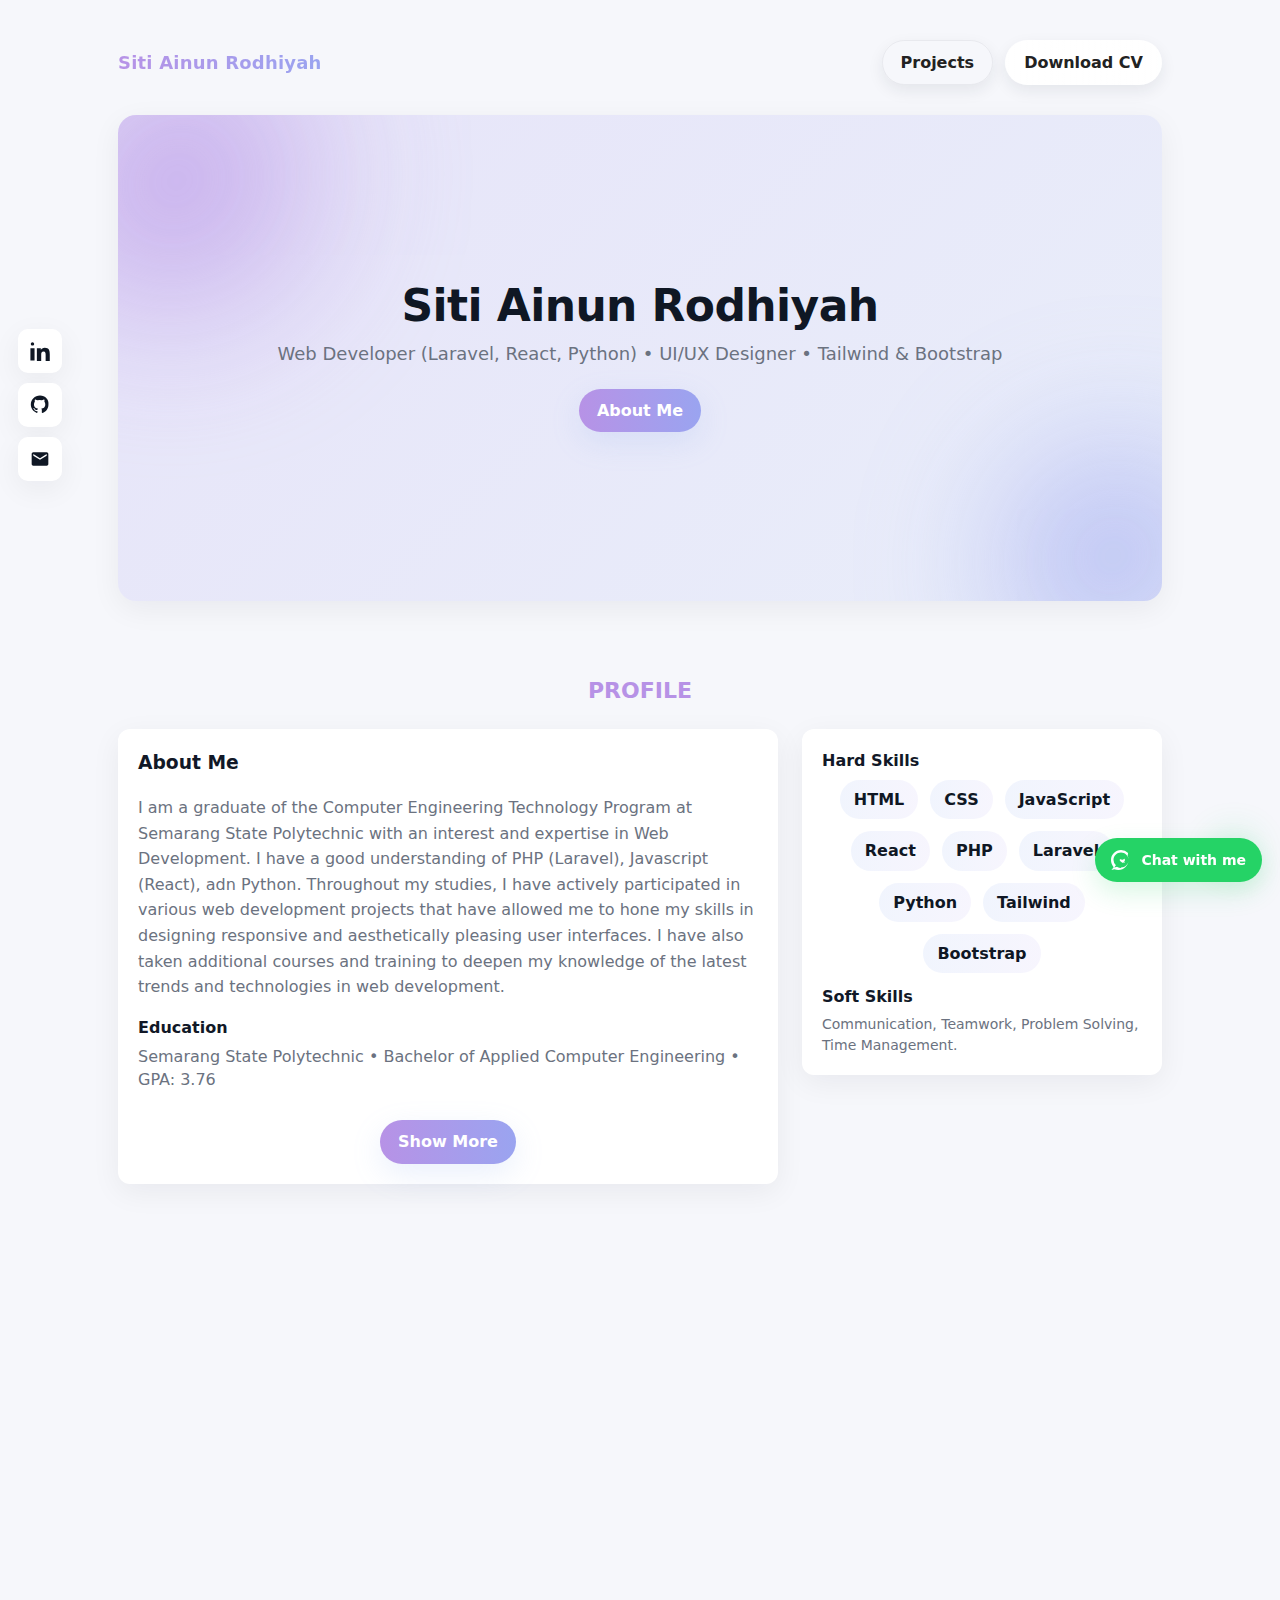
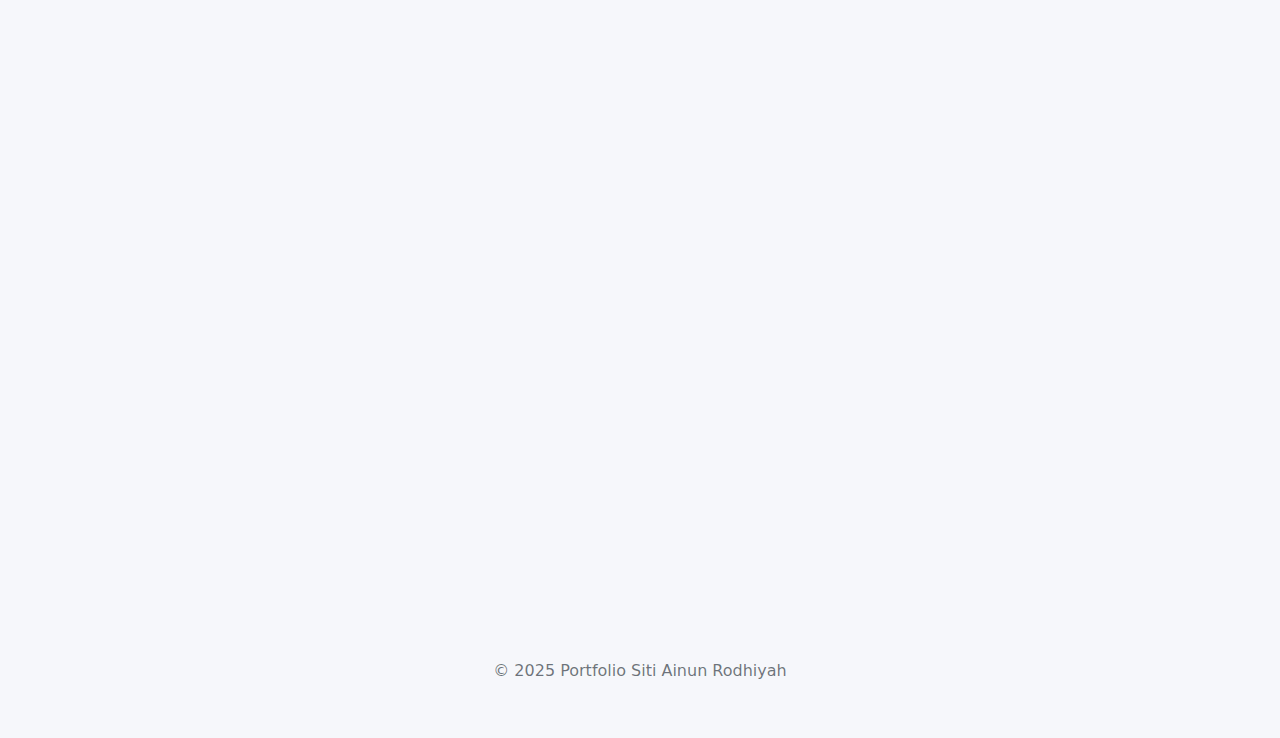
<file: index.html>
<!DOCTYPE html>
<html lang="id">
  <head>
    <meta charset="utf-8" />
    <meta name="viewport" content="width=device-width,initial-scale=1" />
    <title>Siti Ainun Rodhiyah — Portfolio</title>
    <link rel="icon" type="image/png" href="Assets/user.png" />
    <link rel="stylesheet" href="style.css" />
  </head>
  <body>
    <div class="social-fixed" aria-hidden="true">
      <a
        href="https://www.linkedin.com/in/sitiainunrodhiyah/"
        target="_blank"
        title="LinkedIn"
        aria-label="LinkedIn"
      >
        <!-- LinkedIn -->
        <svg
          width="20"
          height="20"
          viewBox="0 0 24 24"
          fill="#0f1724"
          xmlns="http://www.w3.org/2000/svg"
        >
          <path
            d="M4.98 3.5C4.98 4.604 4.084 5.5 2.98 5.5 1.876 5.5 0.98 4.604 0.98 3.5 0.98 2.396 1.876 1.5 2.98 1.5 4.084 1.5 4.98 2.396 4.98 3.5zM.5 8.75h4.96v14.5H.5v-14.5zM8.25 8.75h4.76v2h.07c.66-1.25 2.28-2.56 4.7-2.56 5.02 0 5.94 3.32 5.94 7.64v8.42h-4.96v-7.45c0-1.78-.03-4.06-2.47-4.06-2.47 0-2.85 1.93-2.85 3.92v7.59H8.25v-14.14z"
          />
        </svg>
      </a>
      <a
        href="https://github.com/ainunarr/"
        target="_blank"
        title="GitHub"
        aria-label="GitHub"
      >
        <!-- GitHub -->
        <svg
          width="20"
          height="20"
          viewBox="0 0 24 24"
          fill="#0f1724"
          xmlns="http://www.w3.org/2000/svg"
        >
          <path
            d="M12 .5C5.73.5.98 5.24.98 11.52c0 4.66 3.02 8.61 7.21 10.01.53.1.72-.23.72-.51 0-.25-.01-.91-.01-1.78-2.94.64-3.56-1.41-3.56-1.41-.48-1.22-1.17-1.54-1.17-1.54-.96-.66.07-.65.07-.65 1.06.08 1.62 1.09 1.62 1.09.94 1.6 2.48 1.14 3.08.87.1-.68.37-1.14.67-1.4-2.35-.27-4.82-1.18-4.82-5.25 0-1.16.41-2.1 1.09-2.84-.11-.27-.47-1.36.1-2.83 0 0 .89-.28 2.92 1.08a10.2 10.2 0 0 1 5.32 0c2.03-1.36 2.92-1.08 2.92-1.08.57 1.47.21 2.56.1 2.83.68.74 1.09 1.67 1.09 2.84 0 4.08-2.48 4.98-4.84 5.25.38.33.72.98.72 1.98 0 1.43-.01 2.58-.01 2.93 0 .28.19.61.73.51 4.18-1.41 7.19-5.35 7.19-10.01C23.02 5.24 18.27.5 12 .5z"
          />
        </svg>
      </a>

      <!-- Email -->
      <a
        href="https://mail.google.com/mail/?view=cm&fs=1&to=sitiainunrodhiyah10@gmail.com&su=Tertarik%20dengan%20Portofolio%20Anda&body=Halo%20Ainun,%0ASaya%20tertarik%20dengan%20portofolio%20Anda.%20Bisakah%20kita%20diskusi%20lebih%20lanjut?"
        target="_blank"
        title="Email"
        aria-label="Email"
      >
        <!-- Email Icon -->
        <svg
          width="20"
          height="20"
          viewBox="0 0 24 24"
          fill="#0f1724"
          xmlns="http://www.w3.org/2000/svg"
        >
          <path
            d="M20 4H4c-1.1 0-2 .9-2 2v12c0 1.1.9 2 2 2h16c1.1 0 2-.9 2-2V6c0-1.1-.9-2-2-2zm0 4-8 5-8-5V6l8 5 8-5v2z"
          />
        </svg>
      </a>
    </div>

    <div class="wrap">
      <!-- Nav / brand -->
      <nav>
        <div class="brand">Siti Ainun Rodhiyah</div>
        <div style="display: flex; gap: 12px; align-items: center">
          <a href="#projects" class="btn ghost">Projects</a>
          <a
            class="btn"
            href="Dokumen/CV Siti Ainun Rodhiyah.pdf"
            target="_blank"
            rel="noopener noreferrer"
            >Download CV</a
          >
        </div>
      </nav>

      <!-- HERO -->
      <main class="hero" role="main" aria-labelledby="hero-title">
        <div class="hero-inner">
          <h1 id="hero-title">Siti Ainun Rodhiyah</h1>
          <p class="lead">
            Web Developer (Laravel, React, Python) • UI/UX Designer • Tailwind &
            Bootstrap
          </p>
          <div class="actions">
            <a class="btn primary" href="#about-section">About Me</a>
          </div>
        </div>
      </main>

      <!-- About & Skills -->
      <section id="about-section" class="reveal">
        <div class="section-title">PROFILE</div>
        <div class="about-grid">
          <div class="card">
            <h3 style="margin-top: 0">About Me</h3>
            <p class="bio">
              I am a graduate of the Computer Engineering Technology Program at
              Semarang State Polytechnic with an interest and expertise in Web
              Development. I have a good understanding of PHP (Laravel),
              Javascript (React), adn Python. Throughout my studies, I have
              actively participated in various web development projects that
              have allowed me to hone my skills in designing responsive and
              aesthetically pleasing user interfaces. I have also taken
              additional courses and training to deepen my knowledge of the
              latest trends and technologies in web development.
            </p>

            <div style="margin-top: 16px">
              <strong>Education</strong>
              <p style="margin: 6px 0; color: var(--muted)">
                Semarang State Polytechnic • Bachelor of Applied Computer
                Engineering • GPA: 3.76
              </p>
            </div>
            <br />

            <div style="text-align: center" class="actions">
              <a class="btn primary" href="about.html">Show More</a>
            </div>
          </div>

          <aside>
            <div class="card">
              <h4 style="margin: 0 0 8px 0">Hard Skills</h4>
              <div class="skills" aria-hidden="true">
                <span class="chip">HTML</span>
                <span class="chip">CSS</span>
                <span class="chip">JavaScript</span>
                <span class="chip">React</span>
                <span class="chip">PHP</span>
                <span class="chip">Laravel</span>
                <span class="chip">Python</span>
                <span class="chip">Tailwind</span>
                <span class="chip">Bootstrap</span>
              </div>

              <div style="margin-top: 12px">
                <strong style="display: block; margin-bottom: 6px"
                  >Soft Skills</strong
                >
                <p style="margin: 0; color: var(--muted); font-size: 14px">
                  Communication, Teamwork, Problem Solving, Time Management.
                </p>
              </div>
            </div>
          </aside>
        </div>
      </section>

      <!-- Projects -->
      <section id="projects" class="reveal">
        <div class="section-title">PROJECTS</div>
        <br />

        <div class="projects-grid">
          <article class="project-card">
            <div>
              <h4>Landing Page Coffee Shop</h4>
              <p>
                Responsive landing page created using HTML & CSS. It aims to
                provide information that is displayed in an informative and
                attractive manner.
              </p>
              <div class="meta">
                <small style="color: var(--muted)">Frontend • HTML • CSS</small>
              </div>
            </div>
            <div style="margin-top: 14px; display: flex; gap: 8px">
              <a
                class="btn"
                href="https://landing-page-coffee-shop.netlify.app/"
                target="_blank"
                >Demo</a
              >
              <a class="btn ghost" href="PLACEHOLDER_GITHUB_1" target="_blank"
                >Source</a
              >
            </div>
          </article>

          <article class="project-card">
            <div>
              <h4>Coffee Shop React App</h4>
              <p>
                React app with state management features using useState &
                useCallback. There is a feature to add/delete testimonials.
                Designed to provide visually appealing information.
              </p>
              <div class="meta">
                <small style="color: var(--muted)"
                  >Frontend • React • JavaScript • Tailwind</small
                >
              </div>
            </div>
            <div style="margin-top: 14px; display: flex; gap: 8px">
              <a
                class="btn"
                href="https://frontendreactcoffeeshop.netlify.app/"
                target="_blank"
                >Demo</a
              >
              <a
                class="btn ghost"
                href="https://github.com/ainunarr/FrontEnd-ReactJS-LandingPage2"
                target="_blank"
                >Source</a
              >
              <a
                class="btn"
                href="https://frontendreactjslandingpage.netlify.app/"
                target="_blank"
                >Demo</a
              >
              <a
                class="btn ghost"
                href="https://github.com/ainunarr/FrontEnd-ReactJS-LandingPage"
                target="_blank"
                >Source</a
              >
            </div>
          </article>

          <article class="project-card">
            <div>
              <h4>Sistem Parkir (Parking System)</h4>
              <p>
                Team collaboration to complete campus assignments, including
                UI/UX design (Figma) + systems designed using PHP (Laravel) and
                MySQL databases. These systems are used to record vehicle entry
                and exit data within the campus area.
              </p>
              <div class="meta">
                <small style="color: var(--muted)"
                  >Fullstack • PHP • Laravel • HTML • JavaScript • UI/UX •
                  Figma</small
                >
              </div>
            </div>
            <div style="margin-top: 14px; display: flex; gap: 8px">
              <a
                class="btn"
                href="https://github.com/anxysz/SistemParkir/tree/ainun"
                target="_blank"
                >Source</a
              >
              <a
                class="btn ghost"
                href="https://www.figma.com/design/2Ps3S7Qp32yhZbsX23k0U9/Sistem-Parkir?node-id=0-1&t=dytLYKtAfEiRIPZv-0"
                target="_blank"
                >Figma</a
              >
            </div>
          </article>

          <article class="project-card">
            <div>
              <h4>Sistem Informasi SCADATel (Internship)</h4>
              <p>
                In creating this website, I was assigned to work on user access
                rights and create data export displays in Excel and PDF formats.
              </p>
              <div class="meta">
                <small style="color: var(--muted)"
                  >Fullstack • PHP • Laravel • JavaScript • CSS • HTML</small
                >
              </div>
            </div>
            <div style="margin-top: 14px; display: flex; gap: 8px">
              <a
                class="btn"
                href="https://drive.google.com/drive/folders/1VTd5ldE2okh71065EKVScHRLW763eP-7?usp=sharing"
                target="_blank"
                >Drive</a
              >
              <a
                class="btn"
                href="https://scadatel.up2djty.com/"
                target="_blank"
                >Demo</a
              >
              <a
                class="btn ghost"
                href="https://github.com/ainunarr/inventorypln_app/"
                target="_blank"
                >Source</a
              >
            </div>
          </article>

          <article class="project-card">
            <div>
              <h4>Hybrid Recommender System Buku Berbasis Web (Thesis)</h4>
              <p>
                I worked on my final project as a student at the Semarang State
                Polytechnic with the topic of a book recommendation system with
                AI model implementation in generating book recommendations using
                Content-based and Collaborative Filtering methods based on the
                web.
              </p>
              <div class="meta">
                <small style="color: var(--muted)"
                  >Fullstack • PHP • Laravel • JavaScript • Tailwind • Python •
                  HTML</small
                >
              </div>
            </div>
            <div style="margin-top: 14px; display: flex; gap: 8px">
              <a
                class="btn"
                href="https://drive.google.com/file/d/1EaJmE6iiphdfJQdg7Ct2WnodK-r65aDi/view?usp=sharing"
                target="_blank"
                >Drive</a
              >
              <a
                class="btn ghost"
                href="https://github.com/ainunarr/Readify"
                target="_blank"
                >Source</a
              >
            </div>
          </article>
        </div>
      </section>

      <footer>© 2025 Portfolio Siti Ainun Rodhiyah</footer>
    </div>

    <!-- WhatsApp -->
    <div class="wa-bubble" aria-hidden="true">
      <div class="wa-pulse" style="right: 6px; bottom: 6px"></div>
      <a
        class="wa-btn"
        href="https://wa.me/6285785724856?text=Halo%20Ainun%2C%20saya%20tertarik%20dengan%20portofolio%20Anda%20dan%20ingin%20membicarakan%20kesempatan%20kerja."
        target="_blank"
        rel="noopener"
        aria-label="Chat via WhatsApp"
      >
        <svg
          width="20"
          height="20"
          viewBox="0 0 24 24"
          fill="white"
          xmlns="http://www.w3.org/2000/svg"
        >
          <path
            d="M20.5 3.5A11.97 11.97 0 0012 0C5.373 0 .023 5.35.001 12.018.001 15.2 1.12 18.2 3.2 20.6L.5 24l3.6-1a11.96 11.96 0 004.9.96c6.627 0 12-5.373 12-12 0-1.78-.36-3.47-1-5zM12 21.5c-1.6 0-3.09-.4-4.4-1.09l-.32-.18L4 21l1.85-2.61-.16-.32A8.998 8.998 0 013 12.018c0-5 4-9 9-9s9 4 9 9-4 9-9 9z"
          />
          <path
            d="M17.2 14.9c-.2-.1-1.2-.6-1.4-.6-.2 0-.4 0-.6.2-.2.2-.6.6-.8.8-.1.2-.3.2-.6.1-.6-.2-2-1.2-3.2-2.8-.6-.8 0-1 .2-1.2.2-.2.3-.2.5-.3.2-.1.4-.1.6 0 .2.1.8.3 1.1.5.3.2.5.2.7.1.2-.1 1.6-.8 1.8-1 0 0 .2-.1.4-.1s.3 0 .4.1c.2.1.4.5.4 1.2s-.5 1.9-1 2.4c-.4.4-.7.6-1 .5z"
          />
        </svg>
        <span style="font-size: 14px">Chat with me</span>
      </a>
    </div>

    <script>
      document.querySelectorAll('a[href^="#"]').forEach((a) => {
        a.addEventListener("click", function (e) {
          e.preventDefault();
          const target = document.querySelector(this.getAttribute("href"));
          if (target)
            target.scrollIntoView({ behavior: "smooth", block: "start" });
        });
      });

      const reveals = document.querySelectorAll(".reveal");
      const obs = new IntersectionObserver(
        (entries) => {
          entries.forEach((entry) => {
            if (entry.isIntersecting) {
              entry.target.classList.add("show");
              obs.unobserve(entry.target);
            }
          });
        },
        { threshold: 0.15 }
      );
      reveals.forEach((r) => obs.observe(r));
    </script>
  </body>
</html>
</file>
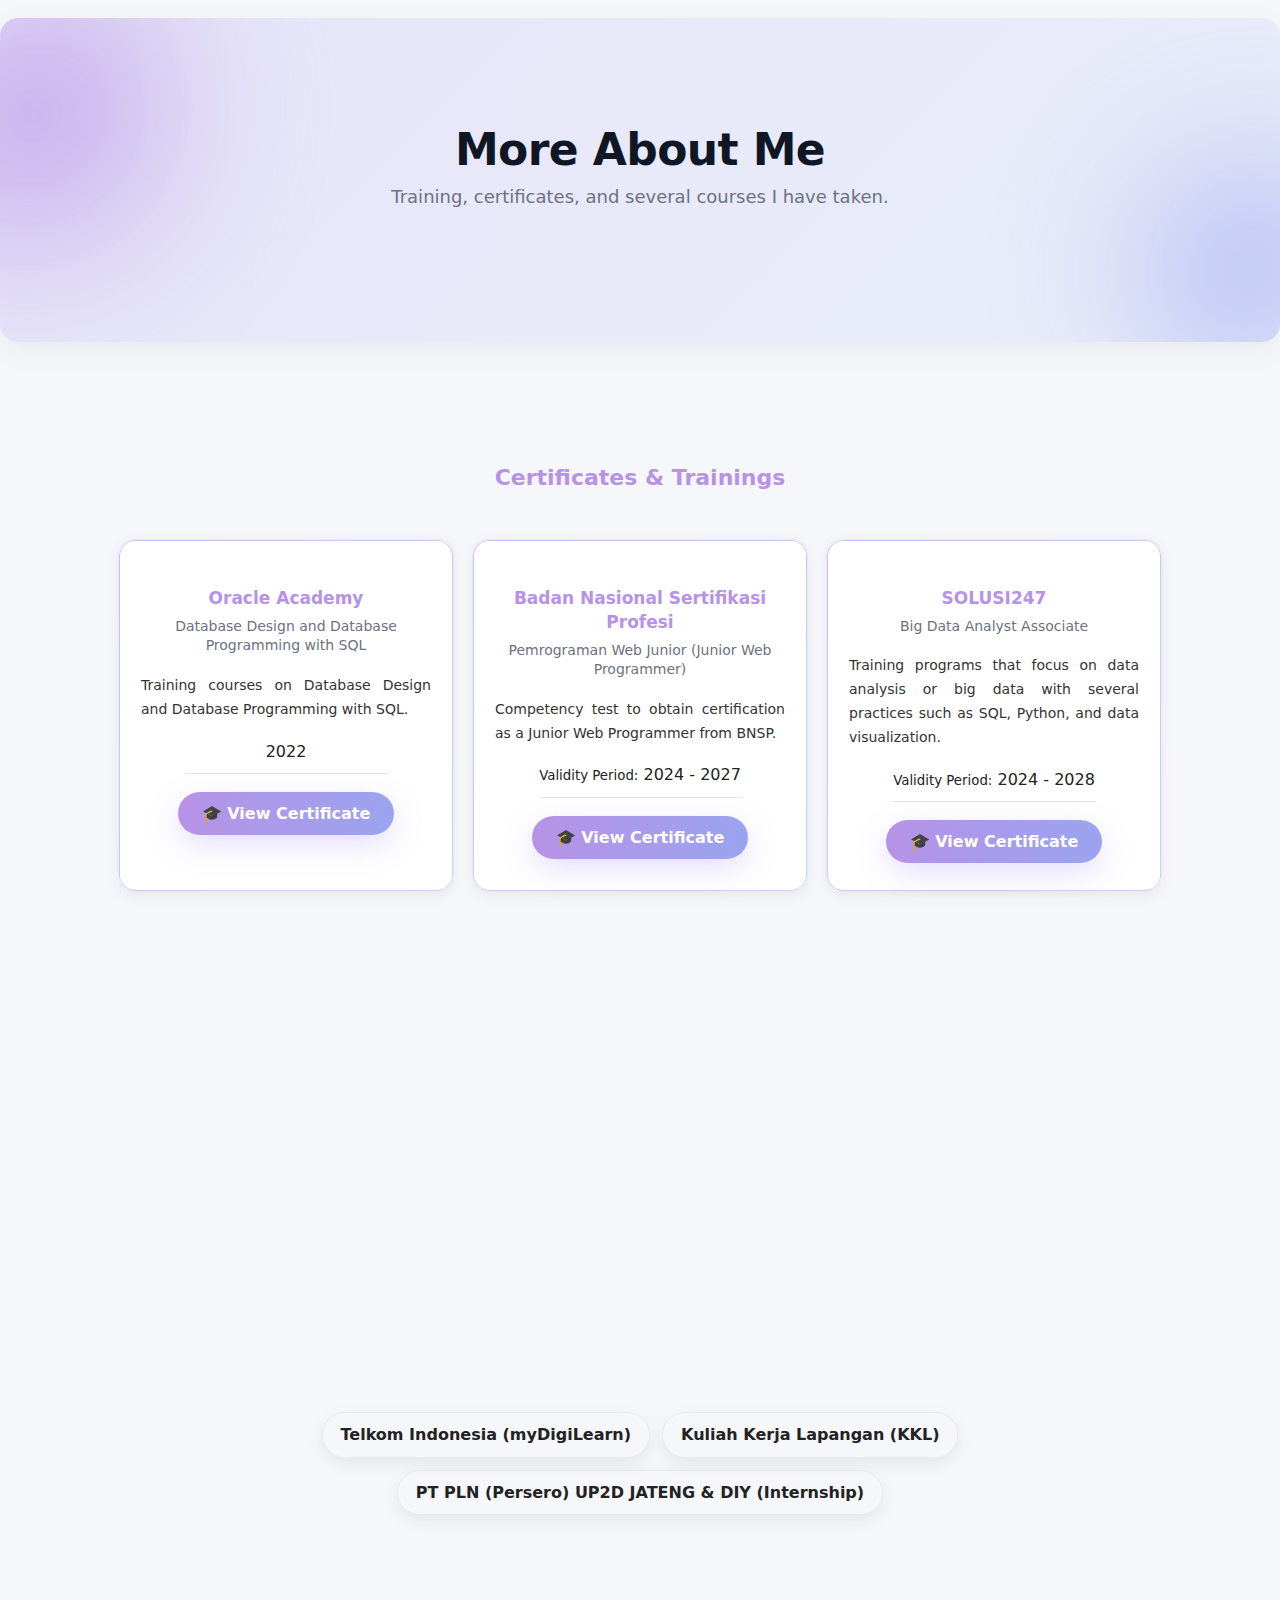
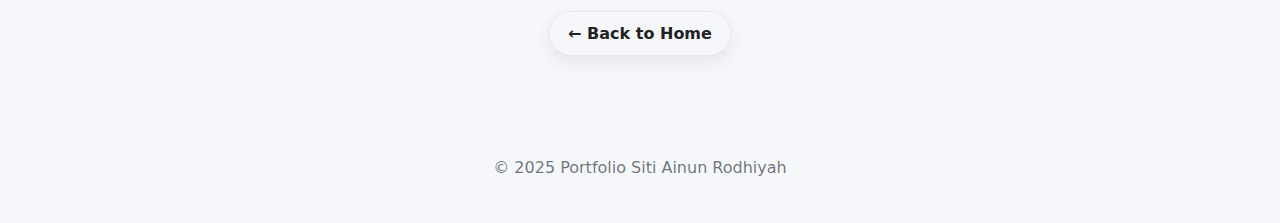
<file: about.html>
<!DOCTYPE html>
<html lang="id">
  <head>
    <meta charset="UTF-8" />
    <meta name="viewport" content="width=device-width, initial-scale=1.0" />
    <title>Siti Ainun Rodhiyah — Portfolio</title>
    <link rel="icon" type="image/png" href="user.png?v=3" />
    <link rel="stylesheet" href="style.css" />
  </head>
  <body>
    <!-- Header -->
    <header class="hero" style="min-height: 36vh; padding: 60px 20px">
      <div class="hero-inner">
        <h1>More About Me</h1>
        <p class="lead">
          Training, certificates, and several courses I have taken.
        </p>
      </div>
    </header>

    <main class="wrap">
      <section>
        <h2 class="section-title">Certificates & Trainings</h2>
        <br />

        <div class="projects-grid">
          <!-- Card 1 -->
          <article class="certificate-card reveal">
            <div class="certificate-header">
              <h4>Oracle Academy</h4>
              <p class="subtitle">
                Database Design and Database Programming with SQL
              </p>
            </div>
            <p class="desc">
              Training courses on Database Design and Database Programming with
              SQL.
            </p>
            <div class="certificate-info">
              <div>2022</div>
              <hr />
            </div>
            <div class="actions">
              <a
                class="btn primary"
                href="Dokumen/Sertifikat Oracle.pdf"
                target="_blank"
              >
                🎓 View Certificate
              </a>
            </div>
          </article>

          <!-- Card 2 -->
          <article class="certificate-card reveal">
            <div class="certificate-header">
              <h4>Badan Nasional Sertifikasi Profesi</h4>
              <p class="subtitle">
                Pemrograman Web Junior (Junior Web Programmer)
              </p>
            </div>
            <p class="desc">
              Competency test to obtain certification as a Junior Web Programmer
              from BNSP.
            </p>
            <div class="certificate-info">
              <div><small>Validity Period:</small> 2024 - 2027</div>
              <hr />
            </div>
            <div class="actions">
              <a
                class="btn primary"
                href="Dokumen/Sertifikat BNSP.pdf"
                target="_blank"
              >
                🎓 View Certificate
              </a>
            </div>
          </article>

          <!-- Card 3 -->
          <article class="certificate-card reveal">
            <div class="certificate-header">
              <h4>SOLUSI247</h4>
              <p class="subtitle">Big Data Analyst Associate</p>
            </div>
            <p class="desc">
              Training programs that focus on data analysis or big data with
              several practices such as SQL, Python, and data visualization.
            </p>
            <div class="certificate-info">
              <div><small>Validity Period:</small> 2024 - 2028</div>
              <hr />
            </div>
            <div class="actions">
              <a
                class="btn primary"
                href="Dokumen/Sertifikat Big Data Analyst Associate SOLUSI247.pdf"
                target="_blank"
              >
                🎓 View Certificate
              </a>
            </div>
          </article>

          <!-- Card 4 -->
          <article class="certificate-card reveal">
            <div class="certificate-header">
              <h4>PT Educa Sisfomedia Indonesia (Gamelab Indonesia)</h4>
              <p class="subtitle">Web FrontEnd Developer</p>
            </div>
            <p class="desc">
              The Independent Campus Program (MSIB Batch 6) focuses on frontend
              web development using HTML, CSS, and JavaScript.
            </p>
            <div class="certificate-info">
              <div><small>Validity Period:</small> 2024 - 2027</div>
              <hr />
            </div>
            <div class="actions">
              <a
                class="btn primary"
                href="Dokumen/Sertifikat Kelas Pelatihan Gamelab.pdf"
                target="_blank"
              >
                🎓 View Certificate
              </a>
            </div>
            <div class="actions">
              <a
                class="btn primary"
                href="Dokumen/Sertifikat MSIB Gamelab.pdf"
                target="_blank"
              >
                🎓 View Certificate
              </a>
            </div>
          </article>

          <!-- Card 5 -->
          <article class="certificate-card reveal">
            <div class="certificate-header">
              <h4>ETS (Educational Testing Service)</h4>
              <p class="subtitle">
                TOEIC® (Test of English for International Communication)
              </p>
            </div>

            <p class="desc">
              The testing program includes listening and reading to measure
              English language proficiency in a professional context.
            </p>

            <div class="certificate-info">
              <div><strong>Score:</strong> 530</div>
              <hr />
              <div><small>Validity Period:</small> 2024 – 2026</div>
            </div>
            <div class="actions">
              <a
                class="btn primary"
                href="Dokumen/Sertifikat TOEIC.pdf"
                target="_blank"
              >
                🎓 View Certificate
              </a>
            </div>
          </article>

          <!-- Card 6 -->
          <article class="project-card reveal certificate-card">
            <div class="certificate-header">
              <h4>Politeknik Negeri Semarang (UPA Bahasa)</h4>
              <p class="subtitle">
                TEPPS (Test of English Proficiency for Professional Students)
              </p>
            </div>

            <p class="desc">
              A testing program from the university that includes listening,
              structure, and reading to measure English proficiency in an
              academic context.
            </p>

            <div class="certificate-info">
              <div><strong>Score:</strong> 575</div>
              <hr />
              <div><small>Validity Period:</small> 2025 – 2027</div>
            </div>

            <div class="actions">
              <a
                class="btn primary"
                href="Dokumen/Skor TEPPS.pdf"
                target="_blank"
              >
                🎓 View Certificate
              </a>
            </div>
          </article>
        </div><br>

        <div
          style="
            margin-top: 18px;
            display: flex;
            gap: 12px;
            flex-wrap: wrap;
            justify-content: center;
          "
        >
        <a
            class="btn ghost"
            href="Dokumen/Sertifikat DigiLearn IoT.pdf"
            target="_blank"
            >Telkom Indonesia (myDigiLearn)</a
          >
          <a
            class="btn ghost"
            href="Dokumen/Sertifikat KKL.pdf"
            target="_blank"
            >Kuliah Kerja Lapangan (KKL)</a
          >
          <a
            class="btn ghost"
            href="Dokumen/Sertifikat Magang.pdf"
            target="_blank"
            >PT PLN (Persero) UP2D JATENG & DIY (Internship)</a
          >
        </div>
      </section>

      <div style="margin-top: 40px; text-align: center">
        <a class="btn ghost" href="index.html">← Back to Home</a>
      </div>
    </main>

    <footer>
      <p>© 2025 Portfolio Siti Ainun Rodhiyah</p>
    </footer>

    <script>
      const reveals = document.querySelectorAll(".reveal");
      function revealOnScroll() {
        for (const el of reveals) {
          const windowHeight = window.innerHeight;
          const elementTop = el.getBoundingClientRect().top;
          if (elementTop < windowHeight - 80) el.classList.add("show");
        }
      }
      window.addEventListener("scroll", revealOnScroll);
      revealOnScroll();
    </script>
  </body>
</html>
</file>
<file: style.css>
:root {
  --bg: #f6f7fb;
  --primary-1: #9aa4f0;
  --primary-2: #b792e6;
  --accent: #ffffff;
  --muted: #6b7280;
  --card: #ffffff;
  --glass: rgba(255, 255, 255, 0.65);
  --shadow: 0 8px 30px rgba(16, 24, 40, 0.06);
  --radius: 14px;
  --wa-green: #25d366;
}

* {
  box-sizing: border-box;
}
html,
body {
  height: 100%;
}
body {
  margin: 0;
  font-family: Inter, ui-sans-serif, system-ui, -apple-system, "Segoe UI",
    Roboto, "Helvetica Neue", Arial;
  background: var(--bg);
  color: #111827;
  -webkit-font-smoothing: antialiased;
  -moz-osx-font-smoothing: grayscale;
  line-height: 1.45;
}

/* ====== Layout Container ====== */
.wrap {
  max-width: 1100px;
  margin: 0 auto;
  padding: 28px;
}
nav {
  display: flex;
  align-items: center;
  justify-content: space-between;
  padding: 12px 0;
}
.brand {
  font-weight: 700;
  color: transparent;
  background: linear-gradient(90deg, var(--primary-2), var(--primary-1));
  -webkit-background-clip: text;
  background-clip: text;
  font-size: 18px;
  letter-spacing: 0.2px;
}

/* ====== Floating Social (left) ====== */
.social-fixed {
  position: fixed;
  left: 18px;
  top: 45%;
  transform: translateY(-50%);
  display: flex;
  flex-direction: column;
  gap: 10px;
  z-index: 60;
}
.social-fixed a {
  width: 44px;
  height: 44px;
  border-radius: 10px;
  background: var(--card);
  display: flex;
  align-items: center;
  justify-content: center;
  box-shadow: var(--shadow);
  text-decoration: none;
  color: inherit;
  transition: transform 0.18s ease, box-shadow 0.18s ease;
}
.social-fixed a:hover {
  transform: translateX(6px);
  box-shadow: 0 12px 30px rgba(0, 0, 0, 0.09);
}

/* ====== Hero ====== */
.hero {
  position: relative;
  overflow: hidden;
  border-radius: 18px;
  padding: 72px 28px;
  display: flex;
  align-items: center;
  justify-content: center;
  text-align: center;
  margin: 18px 0;
  min-height: 54vh;
  background: linear-gradient(
    135deg,
    rgba(151, 130, 238, 0.16),
    rgba(138, 170, 240, 0.12)
  );
  box-shadow: var(--shadow);
}

.hero::before,
.hero::after {
  content: "";
  position: absolute;
  border-radius: 50%;
  filter: blur(70px);
  opacity: 0.9;
}
.hero::before {
  width: 520px;
  height: 520px;
  left: -10%;
  top: -20%;
  background: radial-gradient(
    circle at 30% 30%,
    var(--primary-2),
    transparent 40%
  );
}
.hero::after {
  width: 420px;
  height: 420px;
  right: -8%;
  bottom: -18%;
  background: radial-gradient(
    circle at 70% 70%,
    var(--primary-1),
    transparent 40%
  );
}

.hero-inner {
  position: relative;
  z-index: 10;
  max-width: 920px;
  padding: 10px;
}

.hero h1 {
  margin: 0;
  font-size: 44px;
  letter-spacing: -0.6px;
  color: #0f1724;
  line-height: 1.02;
}
.hero p.lead {
  margin: 12px 0 22px;
  color: var(--muted);
  font-size: 18px;
}

.hero .actions {
  display: flex;
  gap: 12px;
  flex-wrap: wrap;
  justify-content: center;
}
.btn {
  display: inline-flex;
  align-items: center;
  gap: 10px;
  padding: 10px 18px;
  border-radius: 999px;
  font-weight: 600;
  text-decoration: none;
  border: 1px solid rgba(255, 255, 255, 0.45);
  background: linear-gradient(90deg, var(--accent), rgba(255, 255, 255, 0.9));
  color: #222;
  box-shadow: 0 6px 16px rgba(31, 41, 55, 0.08);
  transition: transform 0.12s ease, box-shadow 0.12s ease;
}
.btn:active {
  transform: translateY(1px);
}
.btn.primary {
  background: linear-gradient(90deg, var(--primary-2), var(--primary-1));
  color: white;
  border: none;
  box-shadow: 0 10px 30px rgba(138, 170, 240, 0.18);
}
.btn.ghost {
  background: transparent;
  border: 1px solid rgba(15, 23, 36, 0.06);
}

/* ===== Sections ===== */
section {
  padding: 56px 0;
}
.section-title {
  font-size: 22px;
  color: var(--primary-2);
  text-align: center;
  margin-bottom: 22px;
  font-weight: 700;
}

/* About */
.about-grid {
  display: grid;
  grid-template-columns: 1fr 360px;
  gap: 24px;
  align-items: start;
}
.card {
  background: var(--card);
  padding: 20px;
  border-radius: 12px;
  box-shadow: var(--shadow);
}
.bio {
  color: var(--muted);
  line-height: 1.6;
}

/* Skills */
.skills {
  display: flex;
  flex-wrap: wrap;
  gap: 12px;
  justify-content: center;
}
.chip {
  background: linear-gradient(
    90deg,
    rgba(138, 170, 240, 0.12),
    rgba(151, 130, 238, 0.08)
  );
  padding: 8px 14px;
  border-radius: 999px;
  font-weight: 600;
  color: #0f1724;
}

/* Projects grid */
.projects-grid {
  display: grid;
  grid-template-columns: repeat(3, 1fr);
  gap: 18px;
}
.project-card {
  background: var(--card);
  padding: 18px;
  border-radius: 12px;
  box-shadow: var(--shadow);
  display: flex;
  flex-direction: column;
  justify-content: space-between;
}
.project-card h4 {
  margin: 0;
  color: var(--primary-2);
}
.project-card p {
  color: var(--muted);
  margin: 10px 0 16px;
  font-size: 14px;
}
.project-card .meta {
  display: flex;
  gap: 8px;
  flex-wrap: wrap;
}

/* ==== Certificate Card Styling ==== */
.certificate-card {
  position: relative;
  background: #ffffff;
  border: 1px solid rgba(151, 130, 238, 0.2);
  border-radius: 16px;
  padding: 24px 22px 28px;
  text-align: center;
  transition: transform 0.25s ease, box-shadow 0.25s ease;
  box-shadow: 0 4px 14px rgba(0, 0, 0, 0.06);
}

.certificate-card .certificate-header .subtitle {
  color: var(--muted);
  font-size: 14px;
  margin-top: 4px;
  font-weight: 500;
  line-height: 1.4;
  text-align: center;
} 

.certificate-card:hover {
  transform: translateY(-5px);
  box-shadow: 0 16px 36px rgba(151, 130, 238, 0.15);
}

/* Header */
.certificate-header h4 {
  color: var(--primary-2);
  font-weight: 700;
  font-size: 17px;
  margin-bottom: 6px;
  line-height: 1.4;
}

/* Deskripsi (rata kanan kiri) */
.certificate-card .desc {
  color: #333;
  font-size: 14px;
  line-height: 1.7;
  margin: 18px 0;
  text-align: justify;
}

/* Info bagian tahun dan skor */
.certificate-info {
  margin-top: 12px;
  color: #222;
  font-weight: 500;
}

.certificate-info hr {
  border: none;
  border-top: 1px solid rgba(0, 0, 0, 0.1);
  margin: 10px auto;
  width: 70%;
}

/* Tombol di tengah */
.certificate-card .actions {
  margin-top: 18px;
  display: flex;
  justify-content: center;
}

/* Tombol utama */
.certificate-card .btn.primary {
  background: linear-gradient(90deg, var(--primary-2), var(--primary-1));
  color: white;
  font-weight: 600;
  border-radius: 999px;
  box-shadow: 0 10px 30px rgba(151, 130, 238, 0.25);
  transition: transform 0.2s ease, box-shadow 0.2s ease;
  padding: 10px 24px;
}

.certificate-card .btn.primary:hover {
  transform: scale(1.06);
  box-shadow: 0 14px 36px rgba(151, 130, 238, 0.35);
}

/* Border glow halus (opsional) */
.certificate-card::before {
  content: "";
  position: absolute;
  inset: 0;
  border-radius: 16px;
  padding: 1px;
  background: linear-gradient(135deg, rgba(151,130,238,0.5), rgba(138,170,240,0.5));
  -webkit-mask: linear-gradient(#fff 0 0) content-box, linear-gradient(#fff 0 0);
  -webkit-mask-composite: xor;
  mask-composite: exclude;
  pointer-events: none;
}

/* Contact */
.contact-card {
  display: flex;
  flex-direction: column;
  align-items: center;
  gap: 10px;
}

/* Footer */
footer {
  margin-top: 28px;
  text-align: center;
  padding: 28px 0;
  color: rgba(15, 23, 36, 0.6);
}

/* ===== WhatsApp bubble (bottom-right) ===== */
.wa-bubble {
  position: fixed;
  right: 18px;
  bottom: 18px;
  z-index: 80;
  display: flex;
  flex-direction: column;
  align-items: flex-end;
  gap: 10px;
}
.wa-btn {
  background: var(--wa-green);
  color: white;
  padding: 12px 16px;
  border-radius: 28px;
  display: inline-flex;
  align-items: center;
  gap: 10px;
  box-shadow: 0 10px 26px rgba(37, 211, 102, 0.18);
  text-decoration: none;
  font-weight: 700;
  transform-origin: center;
}
.wa-btn .dot {
  width: 10px;
  height: 10px;
  border-radius: 50%;
  background: rgba(255, 255, 255, 0.9);
  opacity: 0.95;
}
.wa-pulse {
  width: 44px;
  height: 44px;
  border-radius: 50%;
  background: var(--wa-green);
  filter: blur(18px);
  opacity: 0.18;
  position: absolute;
  right: -6px;
  bottom: -6px;
  z-index: -1;
  animation: pulse 2s infinite;
}
@keyframes pulse {
  0% {
    transform: scale(0.9);
    opacity: 0.18;
  }
  50% {
    transform: scale(1.15);
    opacity: 0.09;
  }
  100% {
    transform: scale(0.9);
    opacity: 0.18;
  }
}

/* ===== Reveal animations (on-scroll) ===== */
.reveal {
  opacity: 0;
  transform: translateY(18px);
  transition: opacity 0.6s ease, transform 0.6s ease;
}
.reveal.show {
  opacity: 1;
  transform: translateY(0);
}

/* ====== Responsive ====== */
@media (max-width: 980px) {
  .projects-grid {
    grid-template-columns: repeat(2, 1fr);
  }
  .about-grid {
    grid-template-columns: 1fr;
  }
  .hero {
    padding: 48px 18px;
    min-height: 46vh;
  }
  .hero h1 {
    font-size: 34px;
  }
}
@media (max-width: 560px) {
  .projects-grid {
    grid-template-columns: 1fr;
  }
  .social-fixed {
    display: none;
  }
  .wrap {
    padding: 18px;
  }
  .hero h1 {
    font-size: 28px;
  }
  .hero p.lead {
    font-size: 15px;
  }
}
</file>
